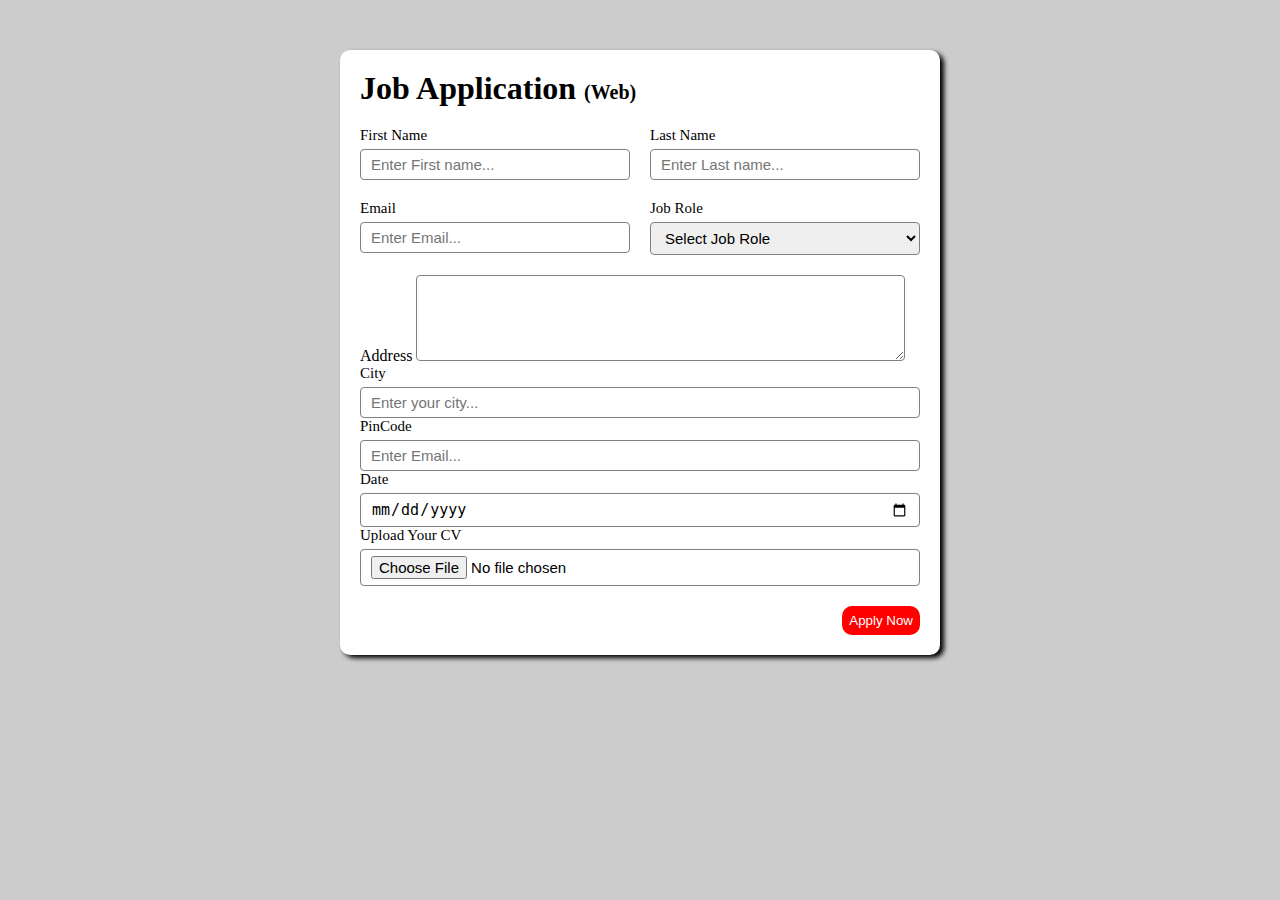
<file: Form Page/index.html>
<!DOCTYPE html>
<html lang="en">
<head>
    <meta charset="UTF-8">
    <meta http-equiv="X-UA-Compatible" content="IE=edge">
    <meta name="viewport" content="width=device-width, initial-scale=1.0">
    <title>Form</title>
    <link rel="stylesheet" href="style.css">
</head>
<body>
<div class="container">
    <div class="apply_box">
        <h1>Job Application
        <span class="title_small">(Web)</span>
    </h1>

    <form action="">
        <div class="form_container">

            <div class="form_control">

                <label for="first_name">First Name</label>
                <input  name="first_name" id="first_name"  placeholder="Enter First name..." >


            </div>

            <div class="form_control">

                <label for="last_name">Last Name</label>
                <input  name="last_name" id="last_name"  placeholder="Enter Last name..." >


            </div>

            <div class="form_control">
                
                <label for="email">Email</label>
                <input type="email" name="email" id="email"  placeholder="Enter Email..." >


            </div>

            <div class="form_control">
             <label for="job_role">Job Role</label>
               <select name="job_role" id="job_role">
                <option value="">Select Job Role</option>
                <option value="frontend">Fronted Developer</option>
                <option value="Backend">Backend Developer</option>
                <option value="full_stack">Full Stack Developer</option>
                <option value="ui_ux">UI UX Desginer</option>
               </select>

            </div>

            <div class="textarea_control"
            <label for="address">Address </label>
            <textarea name="address" id="address" cols="50" rows="4" placeholder="Enter Your address"> </textarea 
            </div>

            <div class="form_control">
                
            <label for="">City</label>
            <input  type="city"   name="city"  id="city"   placeholder="Enter your city..." >

            </div>

            <div class="form_control">
                
            <label for="pincode">PinCode</label>
            <input type="number" name="pincode"   id="pincode"  placeholder="Enter Email..." >

            </div>

            <div class="form_control">
                
            <label for="date">Date</label>
            <input  type="date"   name="date"   id="date"
        
        </div>

            </div>

            <div class="form_control">
            <label for="upload">Upload Your CV</label>
            <input  type="file"   name="upload"   id=upload"
            </div>
        </div>

        <div class="button_container">
            <button type="submit"> Apply Now </button>
         </div
   </form>
        
</div>
</body>
</html>
</file>
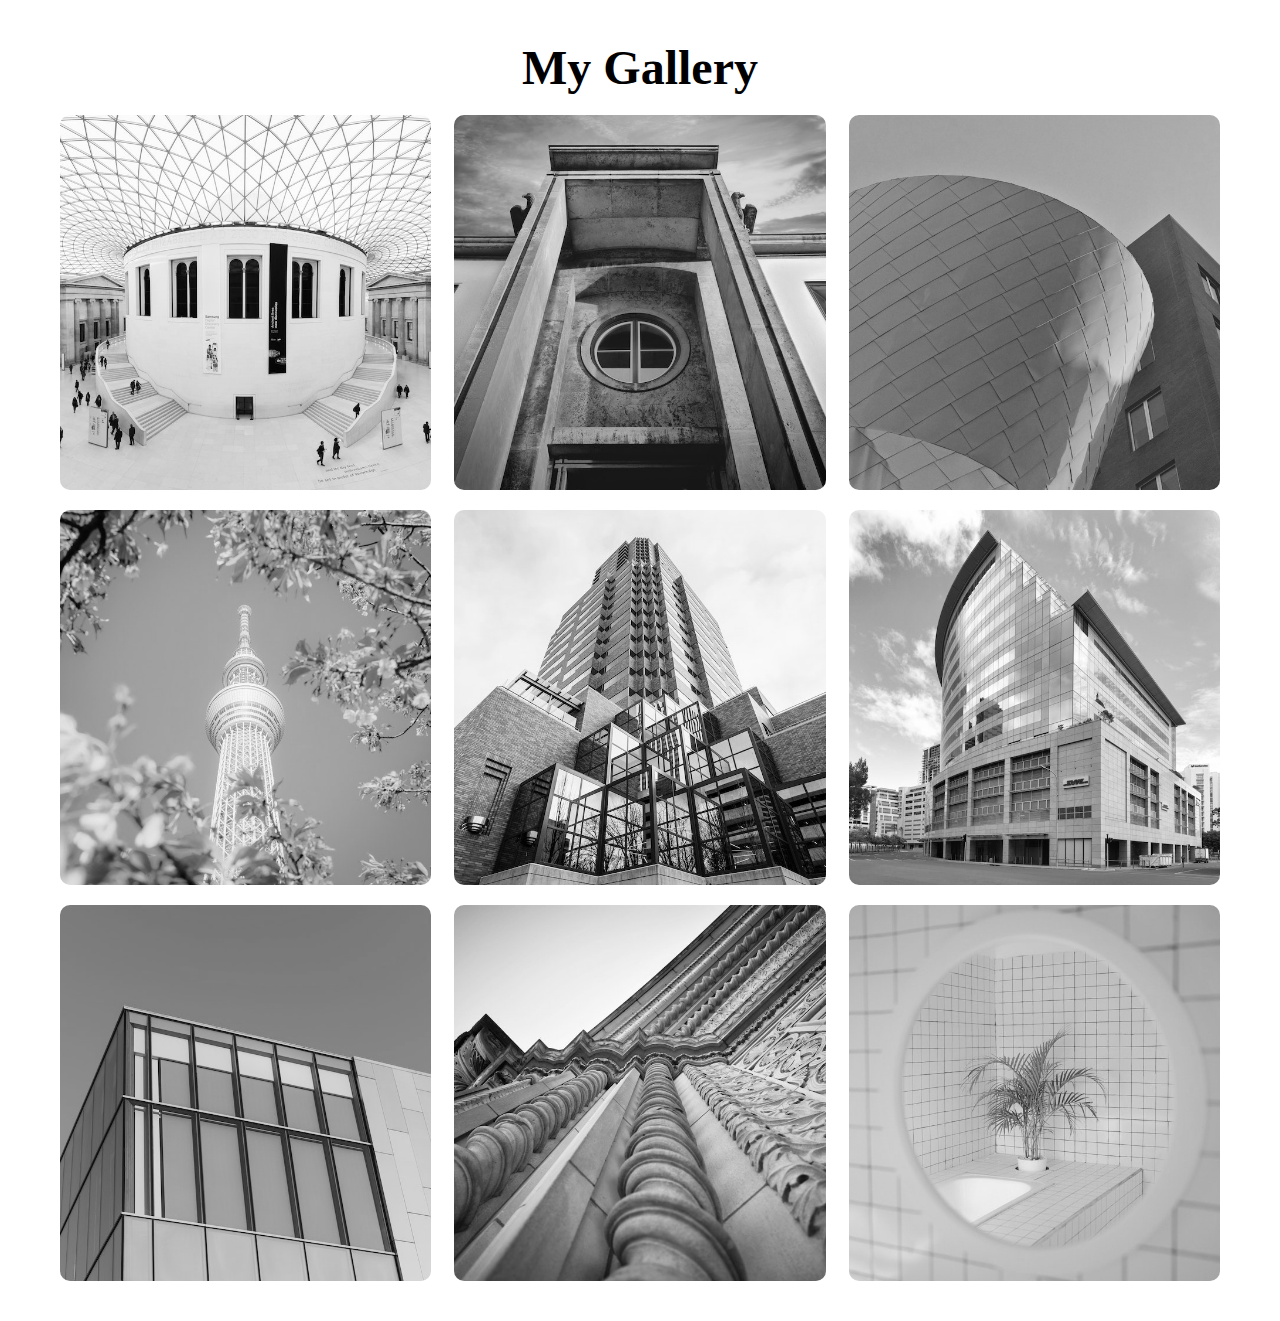
<file: My Gallery/index.html>
<!DOCTYPE html>
<html lang="en">
<head>
    <meta charset="UTF-8">
    <meta http-equiv="X-UA-Compatible" content="IE=edge">
    <meta name="viewport" content="width=device-width, initial-scale=1.0">
    <title>Document</title>
    <link rel="stylesheet" href="style.css">
</head>
<body>
        <div class="container">
            <h1>My Gallery</h1>
            <div class="gallery">
                <figure class="card">
                    <img src="images/image1.jpg" alt="">
                    <figcaption>Image1</figcaption>
                </figure>

                <figure class="card">
                    <img src="images/image2.jpeg" alt="">
                    <figcaption>Image2</figcaption>
                </figure>

                <figure class="card">
                    <img src="images/image3.jpeg" alt="">
                    <figcaption>Image3</figcaption>
                </figure>

                <figure class="card">
                    <img src="images/image4.jpeg" alt="">
                    <figcaption>Image4</figcaption>
                </figure>

                <figure class="card">
                    <img src="images/image5.jpeg" alt="">
                    <figcaption>Image5</figcaption>
                </figure>

                <figure class="card">
                    <img src="images/image6.jpeg" alt="">
                    <figcaption>Image6</figcaption>
                </figure>

                <figure class="card">
                    <img src="images/image7.jpeg" alt="">
                    <figcaption>Image7</figcaption>
                </figure>

                <figure class="card">
                    <img src="images/image8.jpeg" alt="">
                    <figcaption>Image8</figcaption>
                </figure>

                <figure class="card">
                    <img src="images/image9.jpeg" alt="">
                    <figcaption>Image9</figcaption>
                </figure>

            </div>
        </div>
    
</body>
</html>
</file>
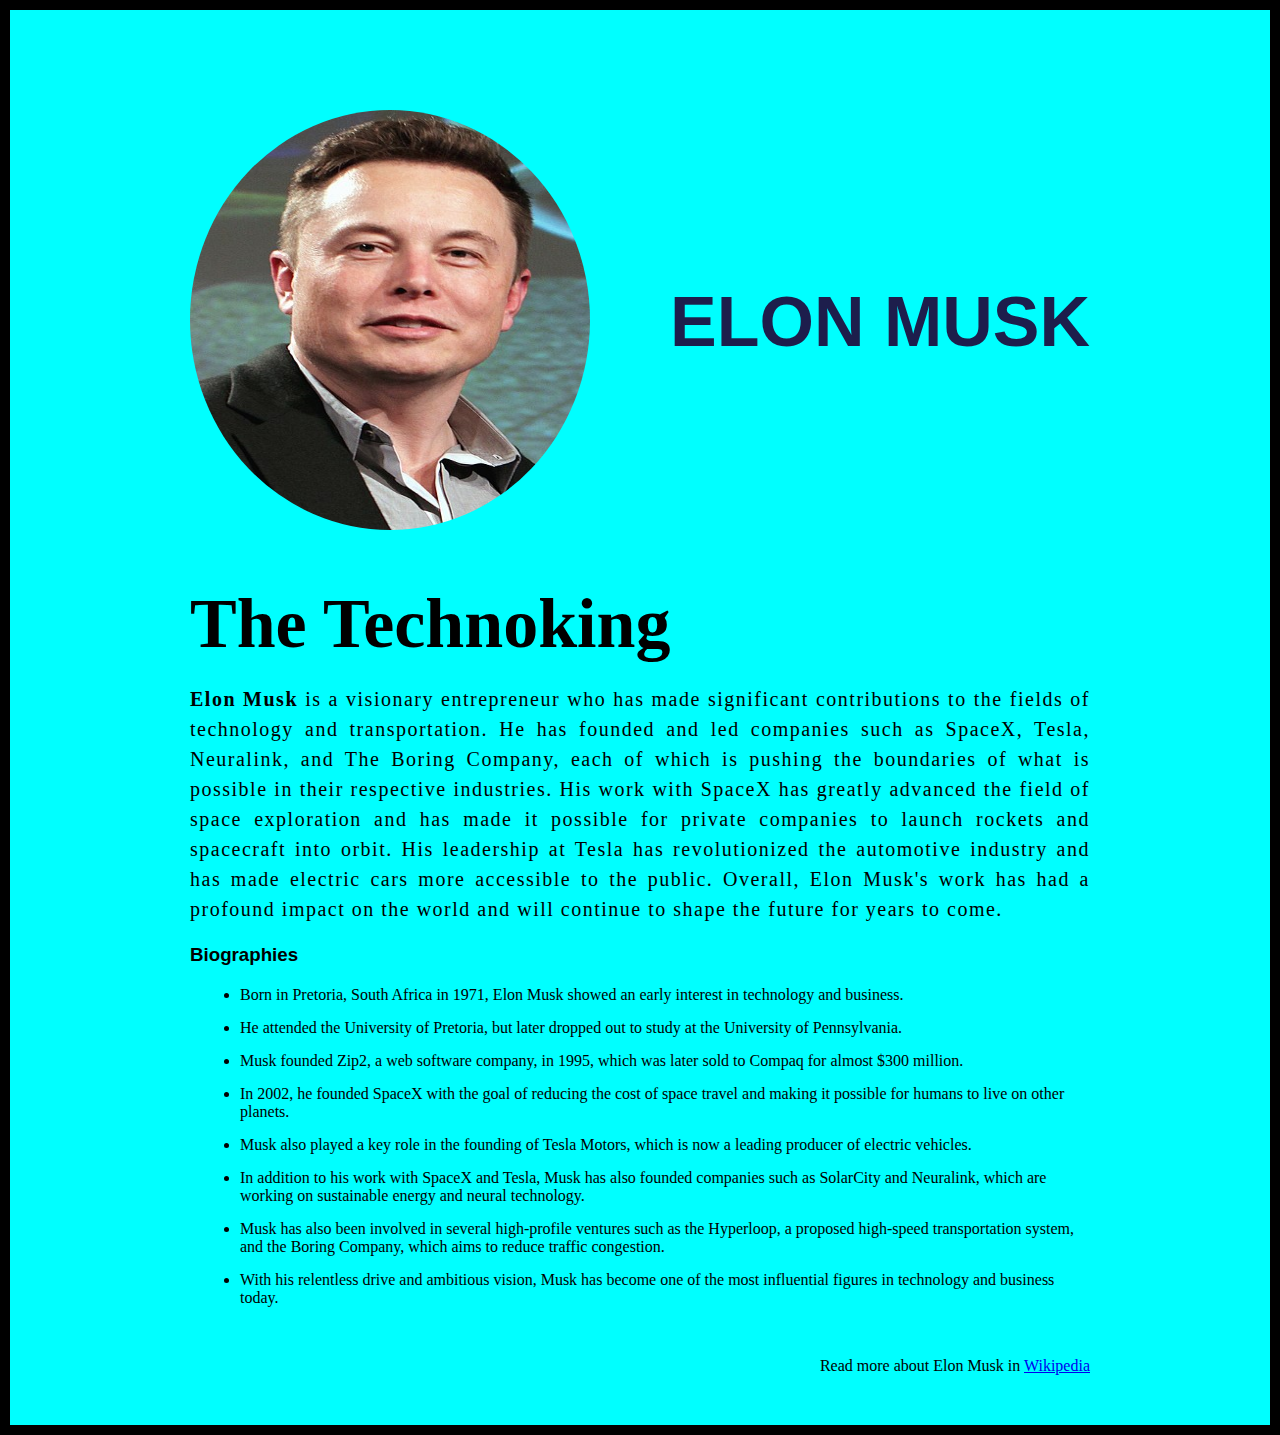
<file: Tribute website/index.html>
<!DOCTYPE html>
<html lang="en">
<head>
    <meta charset="UTF-8">
    <meta http-equiv="X-UA-Compatible" content="IE=edge">
    <meta name="viewport" content="width=device-width, initial-scale=1.0">
    <title>Tribute website</title>
    <link rel="stylesheet" href="style.css">
</head>
<body>
    <div class="container">

    <div class="content">
        
        <section class="top-section">
            <div class="image_container">
                <img src="./images/1.jpg" alt="Elon Musk">
            </div>
            <div>
                <h1>Elon Musk</h1>
            </div>
        </section>


<section class="about_section">
<h2>The Technoking</h2>
<p> <b>Elon Musk</b> is a visionary entrepreneur who has made significant contributions to the fields of technology and transportation. He has founded and led companies such as SpaceX, Tesla, Neuralink, and The Boring Company, each of which is pushing the boundaries of what is possible in their respective industries. His work with SpaceX has greatly advanced the field of space exploration and has made it possible for private companies to launch rockets and spacecraft into orbit. His leadership at Tesla has revolutionized the automotive industry and has made electric cars more accessible to the public. Overall, Elon Musk's work has had a profound impact on the world and will continue to shape the future for years to come.</p>

</section>


<section class="biography_section">

    <h3>Biographies</h3>
    <ul>
        <li>Born in Pretoria, South Africa in 1971, Elon Musk showed an early interest in technology and business.</li>
        <li>He attended the University of Pretoria, but later dropped out to study at the University of Pennsylvania.</li>
        <li>Musk founded Zip2, a web software company, in 1995, which was later sold to Compaq for almost $300 million.</li>
        <li>In 2002, he founded SpaceX with the goal of reducing the cost of space travel and making it possible for humans to live on other planets.</li>
        <li>Musk also played a key role in the founding of Tesla Motors, which is now a leading producer of electric vehicles.</li>
       <li>In addition to his work with SpaceX and Tesla, Musk has also founded companies such as SolarCity and Neuralink, which are working on sustainable energy and neural technology.</li>
       <li>Musk has also been involved in several high-profile ventures such as the Hyperloop, a proposed high-speed transportation system, and the Boring Company, which aims to reduce traffic congestion.</li>
       <li>With his relentless drive and ambitious vision, Musk has become one of the most influential figures in technology and business today.</li>
    </ul>

</section>


<footer>
  <p>  Read more about  Elon Musk in <a href="https://en.wikipedia.org/wiki/Elon_Musk">Wikipedia</a></p>
</footer>

    </div>


    </div>
</body>
</html>
</file>
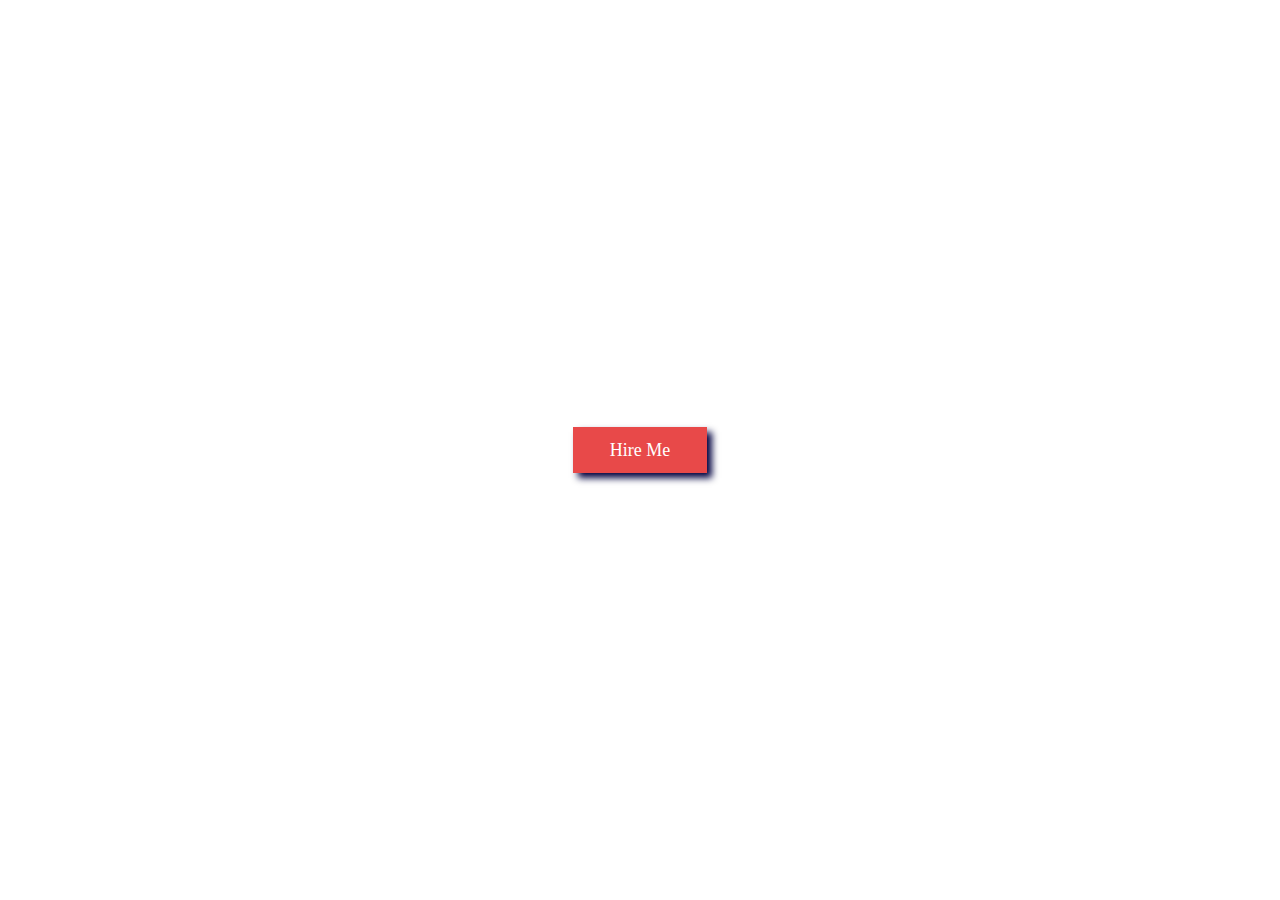
<file: Button 1/button.html>
<!DOCTYPE html>
<html lang="en">
<head>
    <meta charset="UTF-8">
    <meta http-equiv="X-UA-Compatible" content="IE=edge">
    <meta name="viewport" content="width=device-width, initial-scale=1.0">
    <title>Button</title>
    <link rel="stylesheet" href="button.css">
</head>
<body>
    <div id="container">
        <div class="pink-btn">Hire Me</div>
    </div>
</body>
</html>
</file>
<file: Form Page/style.css>
*{
    margin: 0;
    padding: 0;
    box-sizing: border-box;
}

.container{
max-width: 900px;
margin: 0 auto;

}

.apply_box
{
    max-width: 600px;
    padding: 20px;
    background-color: white;
    margin: 0 auto;
    margin-top: 50px;
    box-shadow: 4px 3px 5px rgb(1 1 1 );
    border-radius: 10px;
}

body{
background-color: #ccc;
}

.title_small{
    font-size: 20px;
}


.form_container{
    margin-top: 20px;
    display: grid;
    grid-template-columns: repeat(auto-fit,minmax(200px,1fr));
    gap: 20px;

}

.form_control{
    display: flex;
    flex-direction:column ;
}

label{
    font-size:15px;
    margin-bottom: 5px;
}

input,select,textarea{
    padding: 6px 10px;
    border: 1px solid gray;
    border-radius: 4px;
    font-size: 15px;

}


input:focus{
    outline-color:red ;
}


.button_container{
display: flex;
justify-content: end;
margin-top: 20px;
}

button{
    background-color: red;
    border: transparent solid 2px;
    padding: 5px;
    color: white;
    border-radius: 10px;
    transition: 0.3s ease-in;
}

button:hover{
    background-color: #ccc;
    border: 2px solid red;
    color: black;
    transition: 0.3s ease-out;
    cursor: pointer;

}

.textarea_control{
    grid-column: 1/span 2;
}

@media (max-width:460px)
{
    .textarea_control{
        grid-column: 1 / span;
    }
}
</file>
<file: My Gallery/style.css>
*{
    margin: 0;
    padding: 0;
    box-sizing: border-box;
}



.container{
    height: 100%;
    max-width: 1200px;
    margin: 0 auto;
    padding: 20px;
}

.container h1{
    margin: 20px 0;
    text-align: center;
    margin-bottom: 20px;
    font-size:3rem;
  
} 

.gallery{
    display: flex;
    flex-wrap: wrap;
    justify-content: space-between;
}
.card{
    width: 32%;
    position: relative;
    margin-bottom: 20px;
    overflow: hidden;
    border-radius: 10px;
    /* z-index: -1; */
}

.card img{
    width: 100%;
    height: 100%;
    filter: grayscale(100%);
    box-shadow: 0 0 20px #333;
object-fit: cover;
/* z-index: -1; */
}


.card:hover{
    transform: scale(1.03);
    transition: 0.5s;
    filter: drop-shadow(0 0 10px #333);
} 

.card:hover img{
    filter: grayscale(0%);
}

.card figcaption{
     position:absolute;
    bottom: 0;
    left: 0;
    padding: 25px;
    width: 100%;
    height: 20%;
    font-size: 16px;
    font-weight: 500;
    color: #fff;
    opacity: 0;
    border-radius: 0 0 10px 10px;
   background: linear-gradient(0deg, rgba(0,0,0,0.5)0%,rgba(255, 255, 255,0)100%);
    transition: 0.3s; 
}

.card:hover figcaption{
    opacity: 1;
    transform: scale(1.03);
}
</file>
<file: Tribute website/style.css>
*{
    margin: 0;
    padding: 0;
    box-sizing: border-box;
}

.container
{
    background-color:aqua;
    min-height: 100vh;
    border: 10px solid black;
}

.content{
    max-width: 900px;
    margin: 0 auto;
}


.img_conatiner,img{
    width: 400px;
    height: 420px;
    border-radius: 50%;
    overflow: hidden;

}

.top-section
{
    margin-top: 100px;
    display: flex;
    justify-content: space-between;
    align-items: center;
}

.top-section h1
{
   font-size: 70px;
   font-weight: bold;
   font-family: 'Lucida Sans', 'Lucida Sans Regular', 'Lucida Grande', 'Lucida Sans Unicode', Geneva, Verdana, sans-serif;
   color: #1d1e4c;
   text-transform: uppercase;


}


.about_section{
    margin-top: 50px;

}


.about_section h2{
    font-size: 70px;
    font-weight: 400px;
    margin-bottom: 20px;
}

.about_section p{
   font-size: 20px; 
   line-height:30px ;
   letter-spacing:1.5px;
   text-align: justify;
}


.biography_section{
    margin-top:50px 0px;
   
}

.biography_section h3{
font-family: 'Segoe UI', Tahoma, Geneva, Verdana, sans-serif;
    margin-bottom: 20x;
    margin-top: 20px;
}

.biography_section ul{
    margin-top: 20px;
    margin-left: 50px;
}

.biography_section li{
   margin-bottom: 15px;
}


footer{
    margin: 50px 0px;
}


footer p{
  text-align: end;
}
</file>
<file: Button 1/button.css>
*{
    padding: 0;
margin: 0;
box-sizing: border-box;
}

#container{
    height: 100vh;
    width: 100vw;

    display: flex;
    justify-content: center;
    align-items: center;
}


.pink-btn{
    background-color: #e84949;
    padding: 0.8rem 2.3rem;
    color: white;
    font-size: 18px;
    box-shadow: 5px 5px 7px #00003f;

    transition: background-color 1s side;
    position: relative;
    z-index: 1;

}

.pink-btn::before{
content: "";
background-color: #1f1f1f;
position: absolute;
top: 0;
left: 0;
right: 0;
bottom: 0;
transition: 0.8s;
transform: scaleX(0);
transform-origin: left;
z-index: -1;
}



.pink-btn:hover:before{
   transform: scaleX(1);
}
</file>
